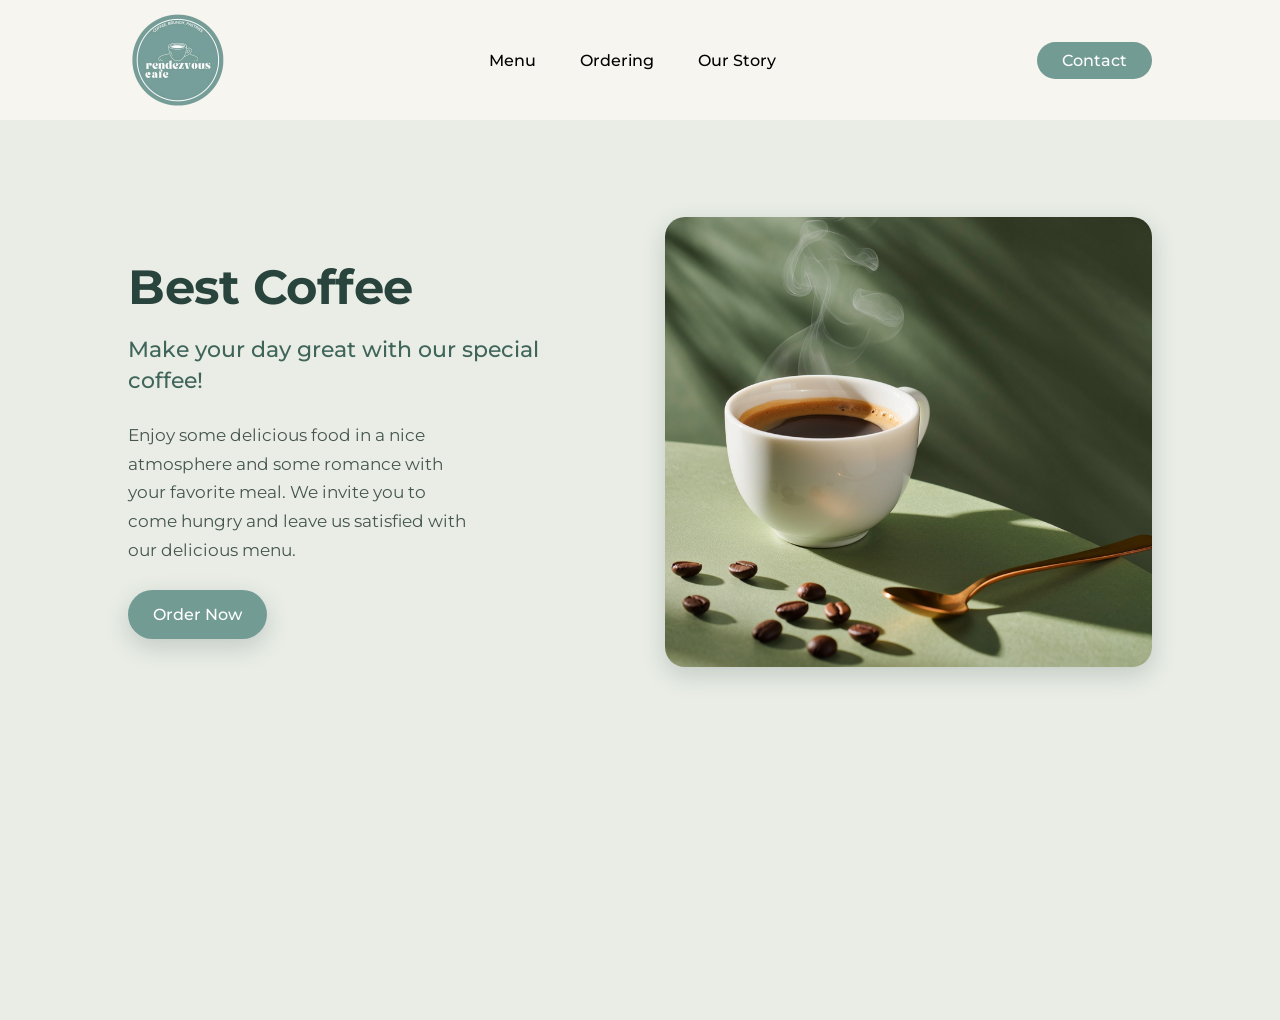
<file: index.html>
<!DOCTYPE html>
<html lang="en">
<head>
    <meta charset="UTF-8">
    <meta name="viewport" content="width=device-width, initial-scale=1.0">
    <title>Rendezvous Cafe | Online Ordering</title>
    <link rel="stylesheet" href="style.css">
    <script src="script.js" defer></script>
</head>
<body>
    <!-- Header / Navbar -->
    <header>
        <img id ="logo" src="./images/logo.png" alt="logo">
        <nav id = "navigation_bar">
        <ul>
            <li><a href="#">Menu</a></li>
            <li><a href="#">Ordering</a></li>
            <li><a href="#">Our Story</a></li>
        </ul>
        </nav>
    <a href="#" id="contact-btn">Contact</a>
    </header>

    <main>
        <!-- Hero section -->
        <section class="hero-section">
            <div class="section-content">
                <div class="hero-details">
                    <h2 class="title">Best Coffee</h2>
                    <h3 class="subtitle">Make your day great with our special coffee!</h3>
                    <p class="description">Enjoy some delicious food in a nice atmosphere and some romance with your favorite meal. We invite you to come hungry and leave us satisfied with our delicious menu.</p>
                    <a href="#" class="order-now-btn">Order Now</a>
                </div>
                <div class="hero-image-holder">
                    <img src="./images/hero-image.png" alt="Hero" class="hero-image">
                </div>
            </div>
        </section>
    </main>
    
</body>
</html>
</file>
<file: style.css>
@import url('https://fonts.googleapis.com/css2?family=Montserrat:ital,wght@0,100..900;1,100..900&display=swap');

* {
    box-sizing: border-box;
    margin: 0;
    padding: 0;
}

/* Navigation Bar Styling */

li, a, button {
    font-family: "Montserrat", sans-serif;
    font-weight: 500;
    font-size: 16px;
    text-decoration: none;
    color: black;
}

header{
    display: flex;
    justify-content: space-between;
    align-items: center;
    padding: 10px 10%;
    background-color: #F7F5EF;
}

#logo {
    width: 100px;
    height: 100px;
    cursor: pointer;
}

#navigation_bar {
    list-style: none;
}

#navigation_bar li {
    display: inline-block;
    padding: 0 20px;
}

#navigation_bar li a{
    transition: all 0.3s ease 0;
}

#navigation_bar li a:hover{
    color: rgba(114, 155, 147, 1);
}

#contact-btn{
    padding: 9px 25px;
    background-color:rgba(114, 155, 147, 1);
    border: none;
    border-radius: 50px;
    cursor: pointer;
    transition: all 0.3s ease 0;
    color:white;
}

#contact-btn:hover{
    background-color:rgba(114, 155, 147, 0.8);
}

#homepage{
    width: 100%;
    height: 100%;
}

/* Hero Section Styling */

.hero-section {
    min-height: 100vh;
    background-color: #E9EDE6;
}

.hero-section .section-content {
    display: flex;
    align-items: center;
    justify-content: space-between;
    gap: 50px;
    min-height: 100vh;
    padding: 0 10%;
    padding-bottom: 20%;
}

.hero-details {
    flex: 1;
    font-family: "Montserrat", sans-serif;
}

.title {
    color: #29443D;
    font-size: 48px;
    font-weight: 700;
    line-height: 1.15;
    letter-spacing: -0.5px;
    margin-bottom: 20px;
}

.subtitle {
    color: #3F655B;
    font-size: 22px;
    font-weight: 500;
    line-height: 1.4;
}

.description {
    max-width: 70%;
    margin: 24px 0 40px;
    color: #46564F;
    font-size: 17px;
    font-weight: 400;
    line-height: 1.7;
}

.hero-image-holder {
    flex: 1;
}

.hero-image {
    display: block;
    width: 100%;
    max-width: 800px;
    height: 450px;
    object-fit: cover;
    border-radius: 20px;
    margin-left: auto;
    box-shadow: 0 8px 24px rgba(41, 68, 61, 0.2);
}

.order-now-btn {
    padding: 15px 25px;
    background-color:rgba(114, 155, 147, 1);
    border: none;
    border-radius: 50px;
    cursor: pointer;
    transition: all 0.3s ease 0;
    color:white;
    box-shadow: 0 8px 24px rgba(41, 68, 61, 0.2);
}

.order-now-btn:hover{
    background-color:rgba(114, 155, 147, 0.8);
}
</file>
